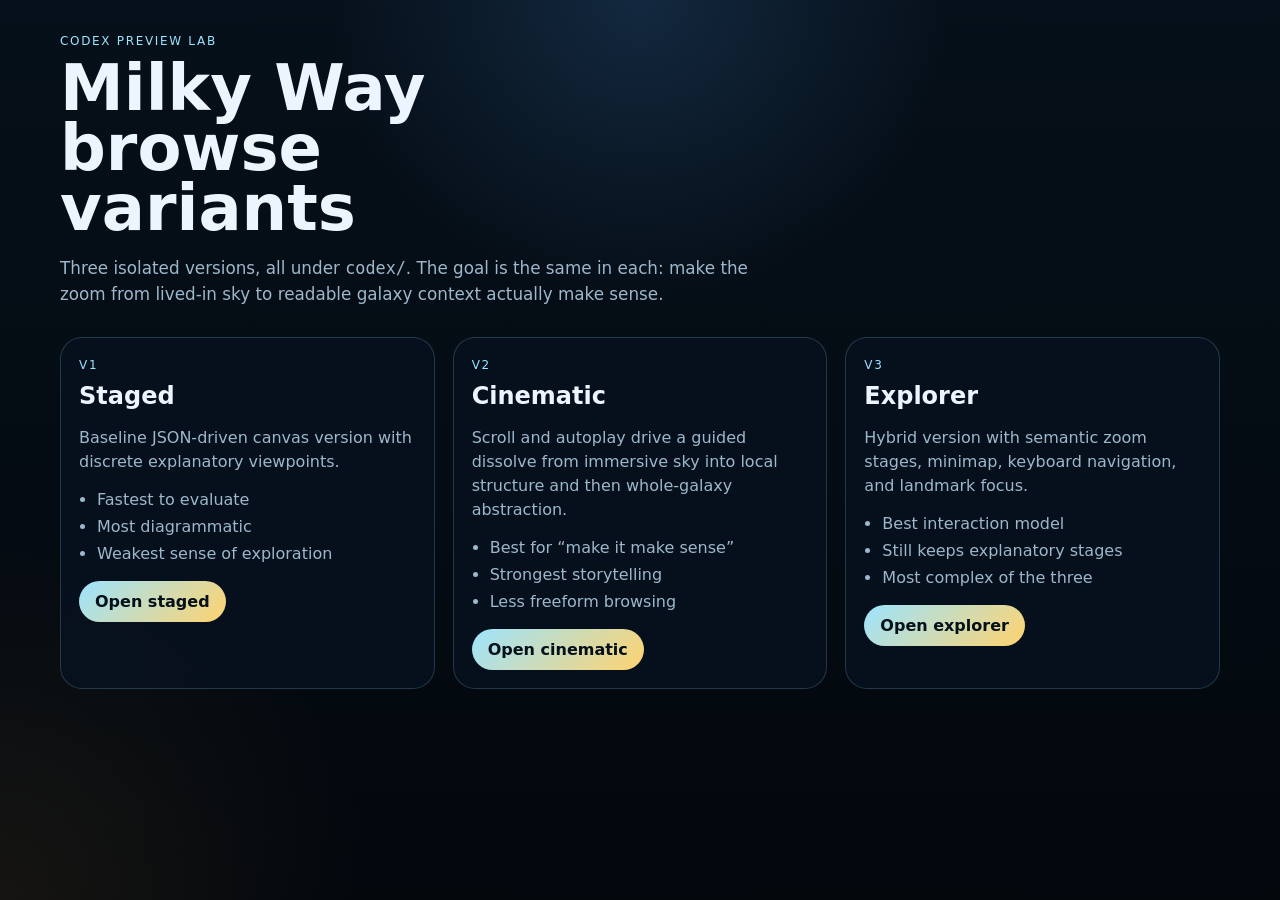
<file: codex/index.html>
<!DOCTYPE html>
<html lang="en">
  <head>
    <meta charset="UTF-8" />
    <meta name="viewport" content="width=device-width, initial-scale=1.0" />
    <title>Codex Milky Way Lab</title>
    <style>
      :root {
        --bg: #07111d;
        --panel: rgba(8, 19, 32, 0.84);
        --border: rgba(149, 221, 255, 0.2);
        --text: #ecf5ff;
        --muted: #9db7cb;
        --accent: #9de4ff;
        --accent-2: #ffd36f;
      }
      * { box-sizing: border-box; }
      body {
        margin: 0;
        min-height: 100vh;
        color: var(--text);
        font-family: "Segoe UI", system-ui, sans-serif;
        background:
          radial-gradient(circle at top, rgba(56, 110, 168, 0.26), transparent 28%),
          radial-gradient(circle at bottom left, rgba(255, 174, 81, 0.08), transparent 24%),
          linear-gradient(180deg, #06101a 0%, #02070c 100%);
      }
      main {
        width: min(1160px, calc(100vw - 32px));
        margin: 0 auto;
        padding: 32px 0 42px;
      }
      h1 {
        margin: 0;
        max-width: 11ch;
        line-height: 0.94;
        font-size: clamp(2.4rem, 5vw, 5rem);
      }
      .lede {
        max-width: 720px;
        color: var(--muted);
        line-height: 1.5;
        font-size: 1.05rem;
        margin: 18px 0 30px;
      }
      .grid {
        display: grid;
        grid-template-columns: repeat(auto-fit, minmax(260px, 1fr));
        gap: 18px;
      }
      article {
        border: 1px solid var(--border);
        border-radius: 22px;
        padding: 18px;
        background: var(--panel);
        backdrop-filter: blur(10px);
      }
      .tag {
        margin: 0 0 8px;
        color: var(--accent);
        font-size: 12px;
        text-transform: uppercase;
        letter-spacing: 0.14em;
      }
      h2 { margin: 0 0 10px; font-size: 1.5rem; }
      p { color: var(--muted); line-height: 1.5; }
      ul { margin: 16px 0 0; padding-left: 18px; color: var(--muted); }
      li + li { margin-top: 8px; }
      a.button {
        display: inline-block;
        margin-top: 18px;
        color: #04101b;
        background: linear-gradient(135deg, var(--accent), var(--accent-2));
        text-decoration: none;
        font-weight: 700;
        border-radius: 999px;
        padding: 11px 16px;
      }
    </style>
  </head>
  <body>
    <main>
      <p class="tag">Codex Preview Lab</p>
      <h1>Milky Way browse variants</h1>
      <p class="lede">
        Three isolated versions, all under <code>codex/</code>. The goal is the same in each: make the zoom from lived-in sky to readable galaxy context actually make sense.
      </p>
      <section class="grid">
        <article>
          <p class="tag">V1</p>
          <h2>Staged</h2>
          <p>Baseline JSON-driven canvas version with discrete explanatory viewpoints.</p>
          <ul>
            <li>Fastest to evaluate</li>
            <li>Most diagrammatic</li>
            <li>Weakest sense of exploration</li>
          </ul>
          <a class="button" href="./versions/staged/">Open staged</a>
        </article>
        <article>
          <p class="tag">V2</p>
          <h2>Cinematic</h2>
          <p>Scroll and autoplay drive a guided dissolve from immersive sky into local structure and then whole-galaxy abstraction.</p>
          <ul>
            <li>Best for “make it make sense”</li>
            <li>Strongest storytelling</li>
            <li>Less freeform browsing</li>
          </ul>
          <a class="button" href="./versions/cinematic/">Open cinematic</a>
        </article>
        <article>
          <p class="tag">V3</p>
          <h2>Explorer</h2>
          <p>Hybrid version with semantic zoom stages, minimap, keyboard navigation, and landmark focus.</p>
          <ul>
            <li>Best interaction model</li>
            <li>Still keeps explanatory stages</li>
            <li>Most complex of the three</li>
          </ul>
          <a class="button" href="./versions/explorer/">Open explorer</a>
        </article>
      </section>
    </main>
  </body>
</html>
</file>
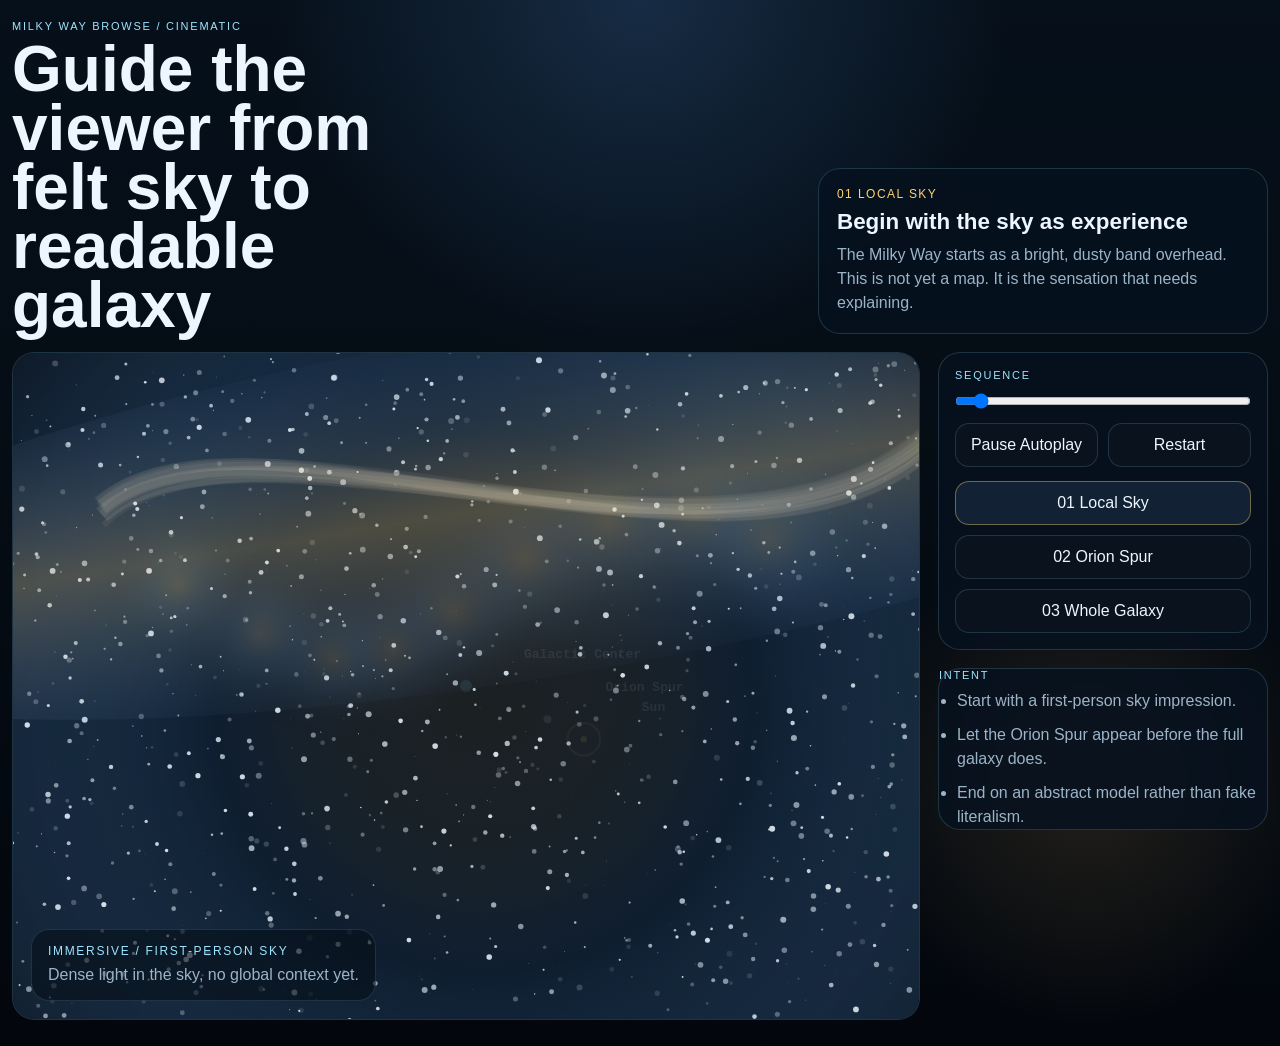
<file: codex/versions/cinematic/index.html>
<!DOCTYPE html>
<html lang="en">
  <head>
    <meta charset="UTF-8" />
    <meta name="viewport" content="width=device-width, initial-scale=1.0" />
    <title>Milky Way Browse | Cinematic</title>
    <link rel="stylesheet" href="./styles.css" />
  </head>
  <body>
    <div class="shell">
      <header class="hero">
        <div>
          <p class="eyebrow">Milky Way Browse / Cinematic</p>
          <h1>Guide the viewer from felt sky to readable galaxy</h1>
        </div>
        <div class="panel copy">
          <p id="stage-kicker" class="stage-kicker"></p>
          <p id="stage-title" class="stage-title"></p>
          <p id="stage-description" class="stage-description"></p>
        </div>
      </header>

      <main class="layout">
        <section class="viewport panel">
          <canvas id="scene" width="1440" height="900"></canvas>
          <div class="overlay-copy">
            <p id="scale-label"></p>
            <p id="story-label"></p>
          </div>
        </section>

        <aside class="stack">
          <section class="panel controls">
            <p class="eyebrow">Sequence</p>
            <input id="timeline" type="range" min="0" max="1000" value="0" />
            <div class="button-row">
              <button id="play-toggle" type="button">Pause Autoplay</button>
              <button id="restart" type="button">Restart</button>
            </div>
            <div id="stage-buttons" class="stage-buttons"></div>
          </section>

          <section class="panel">
            <p class="eyebrow">Intent</p>
            <ul>
              <li>Start with a first-person sky impression.</li>
              <li>Let the Orion Spur appear before the full galaxy does.</li>
              <li>End on an abstract model rather than fake literalism.</li>
            </ul>
          </section>
        </aside>
      </main>
    </div>
    <script type="module" src="./main.js"></script>
  </body>
</html>
</file>
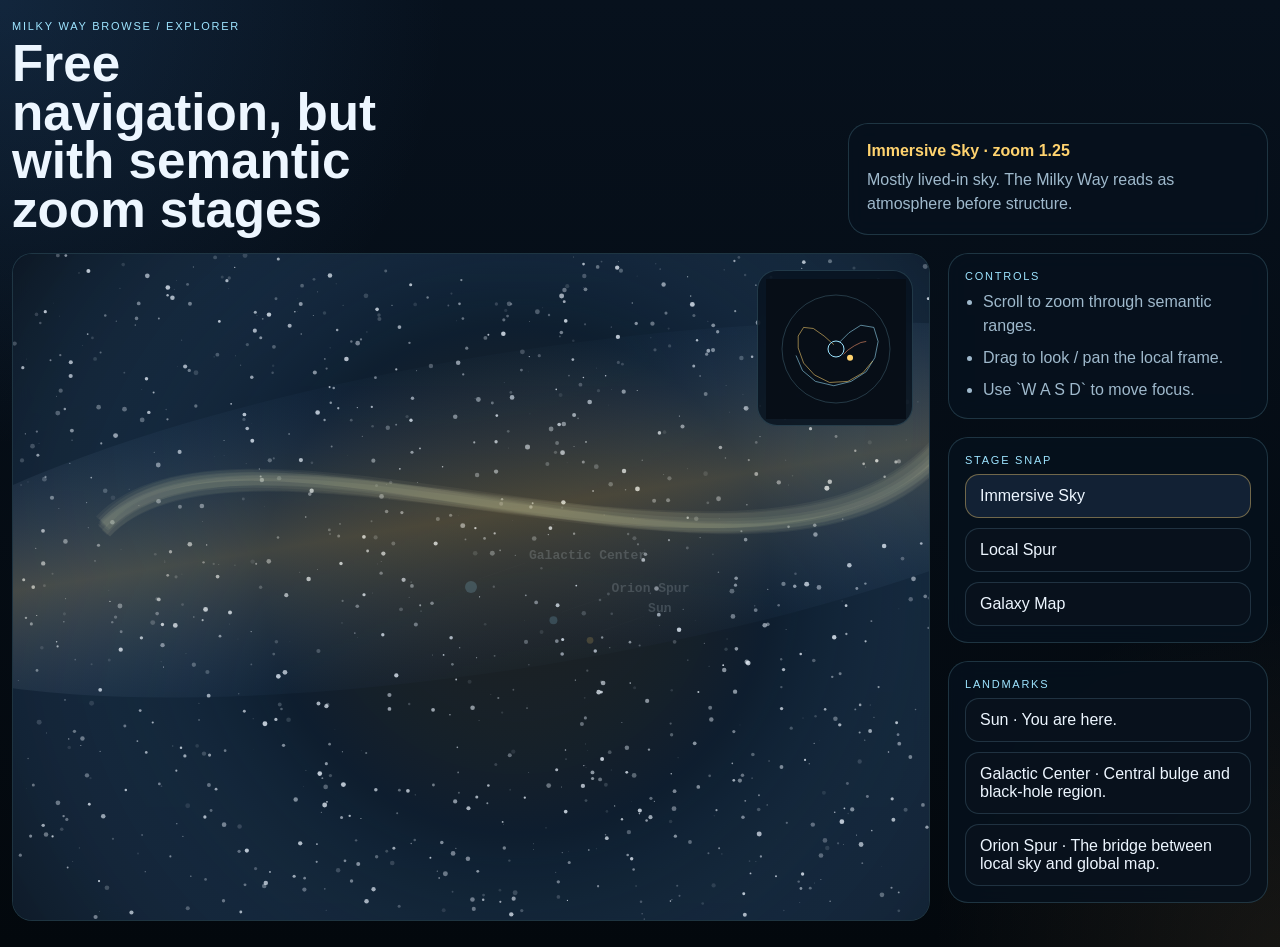
<file: codex/versions/explorer/index.html>
<!DOCTYPE html>
<html lang="en">
  <head>
    <meta charset="UTF-8" />
    <meta name="viewport" content="width=device-width, initial-scale=1.0" />
    <title>Milky Way Browse | Explorer</title>
    <link rel="stylesheet" href="./styles.css" />
  </head>
  <body>
    <div class="shell">
      <header class="topbar">
        <div>
          <p class="eyebrow">Milky Way Browse / Explorer</p>
          <h1>Free navigation, but with semantic zoom stages</h1>
        </div>
        <div class="panel copy">
          <p id="zoom-stage" class="zoom-stage"></p>
          <p id="zoom-copy" class="zoom-copy"></p>
        </div>
      </header>
      <main class="layout">
        <section class="viewport panel">
          <canvas id="scene" width="1440" height="900"></canvas>
          <div class="minimap panel">
            <canvas id="minimap" width="140" height="140"></canvas>
          </div>
        </section>
        <aside class="sidebar">
          <section class="panel">
            <p class="eyebrow">Controls</p>
            <ul>
              <li>Scroll to zoom through semantic ranges.</li>
              <li>Drag to look / pan the local frame.</li>
              <li>Use `W A S D` to move focus.</li>
            </ul>
          </section>
          <section class="panel">
            <p class="eyebrow">Stage Snap</p>
            <div id="stage-buttons" class="stage-buttons"></div>
          </section>
          <section class="panel">
            <p class="eyebrow">Landmarks</p>
            <div id="landmark-buttons" class="landmark-buttons"></div>
          </section>
        </aside>
      </main>
    </div>
    <script type="module" src="./main.js"></script>
  </body>
</html>
</file>
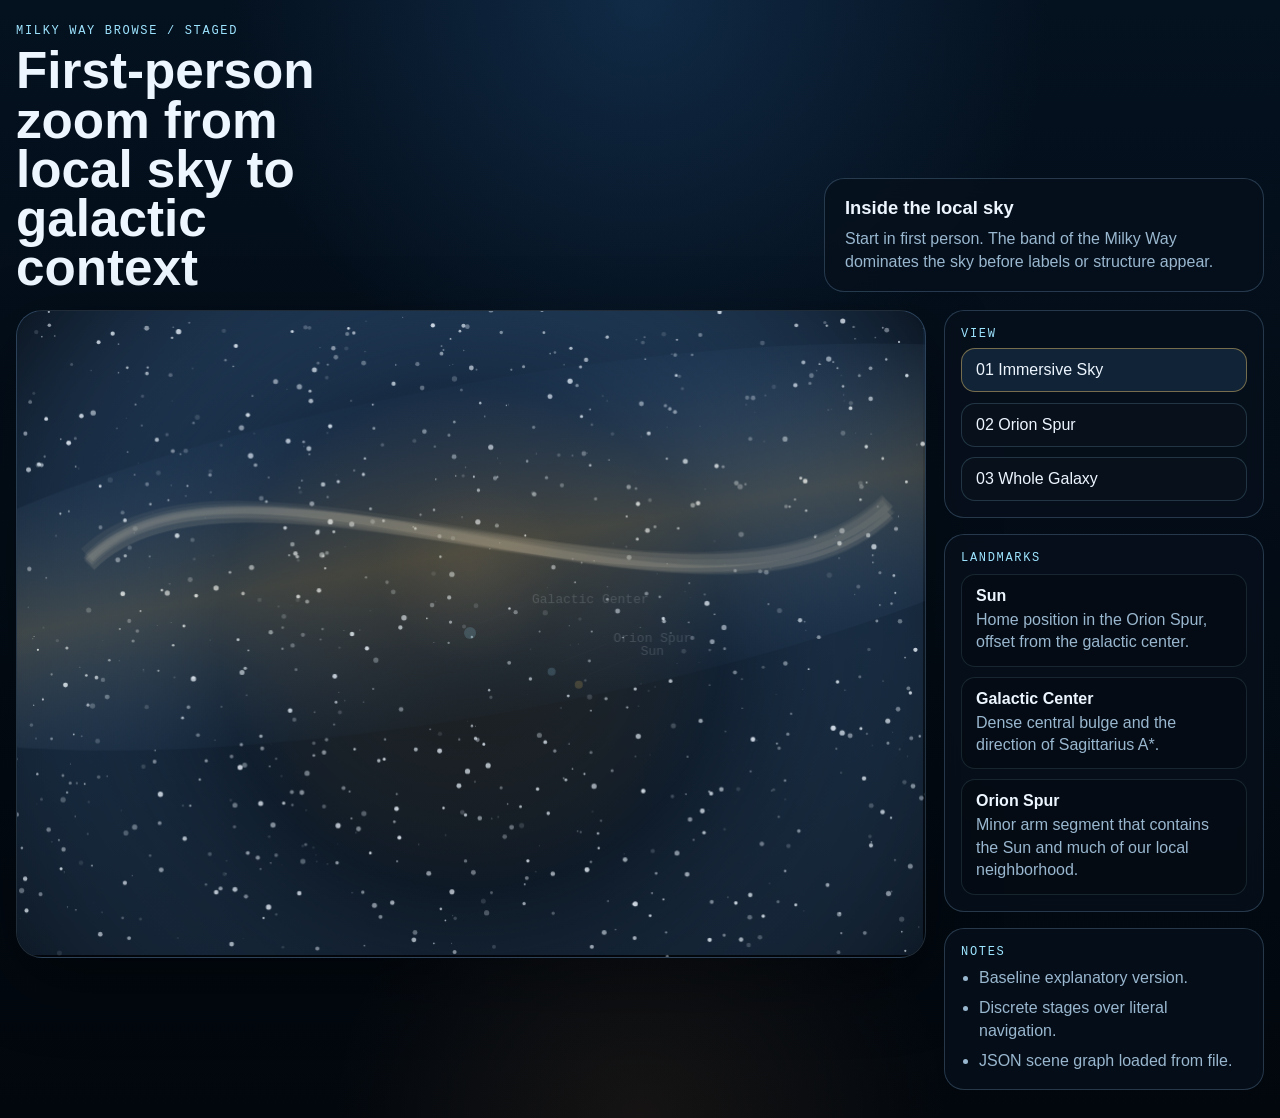
<file: codex/versions/staged/index.html>
<!DOCTYPE html>
<html lang="en">
  <head>
    <meta charset="UTF-8" />
    <meta name="viewport" content="width=device-width, initial-scale=1.0" />
    <title>Milky Way Browse | Staged</title>
    <link rel="stylesheet" href="./styles.css" />
  </head>
  <body>
    <div class="app-shell">
      <header class="hud">
        <div>
          <p class="eyebrow">Milky Way Browse / Staged</p>
          <h1>First-person zoom from local sky to galactic context</h1>
        </div>
        <div class="hud-copy">
          <p id="stage-title"></p>
          <p id="stage-description"></p>
        </div>
      </header>
      <main class="viewport-frame">
        <canvas id="scene" width="1440" height="900" aria-label="Milky Way browse scene"></canvas>
        <aside class="sidebar">
          <section>
            <p class="sidebar-label">View</p>
            <div id="view-buttons" class="button-stack"></div>
          </section>
          <section>
            <p class="sidebar-label">Landmarks</p>
            <div id="landmarks" class="landmark-list"></div>
          </section>
          <section>
            <p class="sidebar-label">Notes</p>
            <ul class="notes-list">
              <li>Baseline explanatory version.</li>
              <li>Discrete stages over literal navigation.</li>
              <li>JSON scene graph loaded from file.</li>
            </ul>
          </section>
        </aside>
      </main>
    </div>
    <script type="module" src="./main.js"></script>
  </body>
</html>
</file>
<file: codex/versions/cinematic/styles.css>
:root {
  --bg: #07111d;
  --panel: rgba(7, 18, 31, 0.82);
  --border: rgba(157, 228, 255, 0.17);
  --text: #edf6ff;
  --muted: #9bb4c8;
  --accent: #9de4ff;
  --accent-2: #ffd36f;
}
* { box-sizing: border-box; }
body {
  margin: 0;
  min-height: 100vh;
  color: var(--text);
  font-family: "Trebuchet MS", "Segoe UI", sans-serif;
  background:
    radial-gradient(circle at top, rgba(65, 116, 176, 0.28), transparent 30%),
    radial-gradient(circle at 85% 75%, rgba(255, 194, 103, 0.12), transparent 18%),
    linear-gradient(180deg, #06101a 0%, #03070d 100%);
}
.shell {
  width: min(1440px, calc(100vw - 24px));
  margin: 0 auto;
  padding: 20px 0 26px;
}
.hero {
  display: flex;
  justify-content: space-between;
  align-items: end;
  gap: 18px;
  margin-bottom: 18px;
}
.eyebrow {
  margin: 0 0 8px;
  text-transform: uppercase;
  letter-spacing: 0.16em;
  font-size: 11px;
  color: var(--accent);
}
h1 {
  margin: 0;
  max-width: 12ch;
  line-height: 0.92;
  font-size: clamp(2.4rem, 5vw, 4.8rem);
}
.panel {
  border: 1px solid var(--border);
  border-radius: 22px;
  background: var(--panel);
  backdrop-filter: blur(12px);
}
.copy {
  width: min(450px, 100%);
  padding: 18px;
}
.stage-kicker {
  margin: 0 0 8px;
  color: var(--accent-2);
  text-transform: uppercase;
  letter-spacing: 0.12em;
  font-size: 12px;
}
.stage-title {
  margin: 0 0 8px;
  font-size: 1.4rem;
  font-weight: 700;
}
.stage-description {
  margin: 0;
  color: var(--muted);
  line-height: 1.5;
}
.layout {
  display: grid;
  grid-template-columns: minmax(0, 1fr) 330px;
  gap: 18px;
}
.viewport {
  position: relative;
  overflow: hidden;
}
#scene {
  display: block;
  width: 100%;
  height: min(74vh, 920px);
}
.overlay-copy {
  position: absolute;
  left: 18px;
  bottom: 18px;
  padding: 14px 16px;
  border-radius: 18px;
  background: rgba(6, 15, 25, 0.62);
  border: 1px solid rgba(157, 228, 255, 0.14);
}
.overlay-copy p { margin: 0; }
#scale-label {
  color: var(--accent);
  font-size: 12px;
  text-transform: uppercase;
  letter-spacing: 0.14em;
  margin-bottom: 6px;
}
#story-label { color: var(--muted); max-width: 36ch; line-height: 1.4; }
.stack { display: flex; flex-direction: column; gap: 18px; }
.controls { padding: 16px; }
#timeline { width: 100%; margin: 4px 0 14px; }
.button-row, .stage-buttons { display: grid; gap: 10px; }
.button-row { grid-template-columns: 1fr 1fr; margin-bottom: 14px; }
button {
  border: 1px solid rgba(157, 228, 255, 0.16);
  background: rgba(10, 19, 31, 0.9);
  color: var(--text);
  border-radius: 14px;
  padding: 12px 14px;
  font: inherit;
  cursor: pointer;
}
button:hover, button[aria-pressed="true"] {
  background: rgba(19, 35, 54, 0.95);
  border-color: rgba(255, 211, 111, 0.4);
}
ul { margin: 0; padding-left: 18px; color: var(--muted); line-height: 1.5; }
li + li { margin-top: 10px; }
@media (max-width: 980px) {
  .hero, .layout { display: grid; grid-template-columns: 1fr; }
  #scene { height: 58vh; }
}
</file>
<file: codex/versions/explorer/styles.css>
:root {
  --bg: #06101a;
  --panel: rgba(7, 18, 30, 0.82);
  --border: rgba(157, 228, 255, 0.17);
  --text: #edf6ff;
  --muted: #9fb9cc;
  --accent: #9de4ff;
  --accent-2: #ffd36f;
}
* { box-sizing: border-box; }
body {
  margin: 0;
  min-height: 100vh;
  color: var(--text);
  font-family: Tahoma, Geneva, sans-serif;
  background:
    radial-gradient(circle at top left, rgba(54, 106, 162, 0.24), transparent 28%),
    radial-gradient(circle at bottom right, rgba(255, 185, 95, 0.08), transparent 22%),
    linear-gradient(180deg, #07111d 0%, #03080d 100%);
}
.shell {
  width: min(1440px, calc(100vw - 24px));
  margin: 0 auto;
  padding: 20px 0 26px;
}
.topbar {
  display: flex;
  justify-content: space-between;
  align-items: end;
  gap: 18px;
  margin-bottom: 18px;
}
.eyebrow {
  margin: 0 0 8px;
  font-size: 11px;
  text-transform: uppercase;
  letter-spacing: 0.16em;
  color: var(--accent);
}
h1 {
  margin: 0;
  font-size: clamp(2.1rem, 4vw, 4rem);
  line-height: 0.95;
  max-width: 13ch;
}
.panel {
  border: 1px solid var(--border);
  border-radius: 20px;
  background: var(--panel);
  backdrop-filter: blur(10px);
}
.copy { padding: 18px; max-width: 420px; }
.zoom-stage { margin: 0 0 8px; color: var(--accent-2); font-weight: 700; }
.zoom-copy { margin: 0; color: var(--muted); line-height: 1.5; }
.layout {
  display: grid;
  grid-template-columns: minmax(0, 1fr) 320px;
  gap: 18px;
}
.viewport { position: relative; overflow: hidden; }
#scene { display: block; width: 100%; height: min(74vh, 920px); }
.minimap {
  position: absolute;
  top: 16px;
  right: 16px;
  padding: 8px;
  width: 156px;
  height: 156px;
}
#minimap { width: 140px; height: 140px; display: block; }
.sidebar { display: flex; flex-direction: column; gap: 18px; }
.sidebar section { padding: 16px; }
ul { margin: 0; padding-left: 18px; color: var(--muted); line-height: 1.5; }
li + li { margin-top: 8px; }
.stage-buttons, .landmark-buttons { display: grid; gap: 10px; }
button {
  border: 1px solid rgba(157, 228, 255, 0.16);
  background: rgba(9, 18, 30, 0.92);
  color: var(--text);
  border-radius: 14px;
  padding: 12px 14px;
  text-align: left;
  font: inherit;
  cursor: pointer;
}
button:hover, button[aria-pressed="true"] {
  background: rgba(19, 35, 54, 0.95);
  border-color: rgba(255, 211, 111, 0.4);
}
@media (max-width: 980px) {
  .topbar, .layout { display: grid; grid-template-columns: 1fr; }
  #scene { height: 58vh; }
}
</file>
<file: codex/versions/staged/styles.css>
:root {
  --bg: #04111f;
  --bg-deep: #02070d;
  --panel: rgba(7, 17, 28, 0.76);
  --panel-border: rgba(157, 211, 255, 0.22);
  --text: #edf6ff;
  --muted: #99b7cf;
  --accent: #9de4ff;
  --accent-2: #ffd36f;
  --danger: #ff8f70;
}

* {
  box-sizing: border-box;
}

html,
body {
  margin: 0;
  min-height: 100%;
  background:
    radial-gradient(circle at top, rgba(41, 90, 143, 0.35), transparent 32%),
    radial-gradient(circle at bottom, rgba(255, 172, 94, 0.08), transparent 24%),
    linear-gradient(180deg, var(--bg) 0%, var(--bg-deep) 100%);
  color: var(--text);
  font-family: "Space Grotesk", sans-serif;
}

body {
  min-height: 100vh;
}

.app-shell {
  width: min(1400px, calc(100vw - 32px));
  margin: 0 auto;
  padding: 24px 0 28px;
}

.hud {
  display: flex;
  gap: 20px;
  justify-content: space-between;
  align-items: end;
  margin-bottom: 18px;
}

.eyebrow,
.sidebar-label {
  margin: 0 0 8px;
  font: 500 12px/1.2 "IBM Plex Mono", monospace;
  letter-spacing: 0.14em;
  text-transform: uppercase;
  color: var(--accent);
}

h1 {
  margin: 0;
  font-size: clamp(2rem, 4vw, 3.8rem);
  line-height: 0.96;
  max-width: 12ch;
}

.hud-copy {
  max-width: 440px;
  padding: 18px 20px;
  border: 1px solid var(--panel-border);
  border-radius: 20px;
  background: var(--panel);
  backdrop-filter: blur(12px);
}

.hud-copy p {
  margin: 0;
}

#stage-title {
  font-size: 1.15rem;
  font-weight: 700;
  margin-bottom: 8px;
}

#stage-description {
  color: var(--muted);
  line-height: 1.45;
}

.viewport-frame {
  display: grid;
  grid-template-columns: minmax(0, 1fr) 320px;
  gap: 18px;
}

#scene {
  width: 100%;
  height: min(72vh, 900px);
  display: block;
  border-radius: 26px;
  border: 1px solid rgba(164, 213, 252, 0.18);
  background:
    radial-gradient(circle at 50% 40%, rgba(255, 202, 124, 0.08), transparent 16%),
    linear-gradient(180deg, rgba(18, 36, 57, 0.95), rgba(3, 7, 12, 0.98));
  box-shadow: 0 24px 70px rgba(0, 0, 0, 0.35);
}

.sidebar {
  display: flex;
  flex-direction: column;
  gap: 16px;
}

.sidebar section {
  padding: 16px;
  border: 1px solid var(--panel-border);
  border-radius: 20px;
  background: var(--panel);
  backdrop-filter: blur(10px);
}

.button-stack {
  display: grid;
  gap: 10px;
}

.button-stack button {
  width: 100%;
  text-align: left;
  border: 1px solid rgba(157, 228, 255, 0.18);
  background: rgba(8, 17, 28, 0.9);
  color: var(--text);
  border-radius: 14px;
  padding: 12px 14px;
  cursor: pointer;
  transition: transform 180ms ease, border-color 180ms ease, background 180ms ease;
  font: inherit;
}

.button-stack button:hover,
.button-stack button[aria-pressed="true"] {
  transform: translateY(-1px);
  border-color: rgba(255, 211, 111, 0.42);
  background: rgba(18, 37, 57, 0.95);
}

.landmark-list {
  display: grid;
  gap: 10px;
}

.landmark-item {
  padding: 12px 14px;
  border-radius: 14px;
  background: rgba(5, 10, 17, 0.52);
  border: 1px solid rgba(157, 228, 255, 0.12);
}

.landmark-item strong {
  display: block;
  margin-bottom: 4px;
}

.landmark-item p,
.notes-list {
  margin: 0;
  color: var(--muted);
  line-height: 1.4;
}

.notes-list {
  padding-left: 18px;
}

.notes-list li + li {
  margin-top: 8px;
}

@media (max-width: 980px) {
  .app-shell {
    width: min(100vw - 20px, 1400px);
    padding-top: 14px;
  }

  .hud,
  .viewport-frame {
    grid-template-columns: 1fr;
    display: grid;
  }

  .hud {
    align-items: start;
  }

  #scene {
    height: 56vh;
  }
}
</file>
